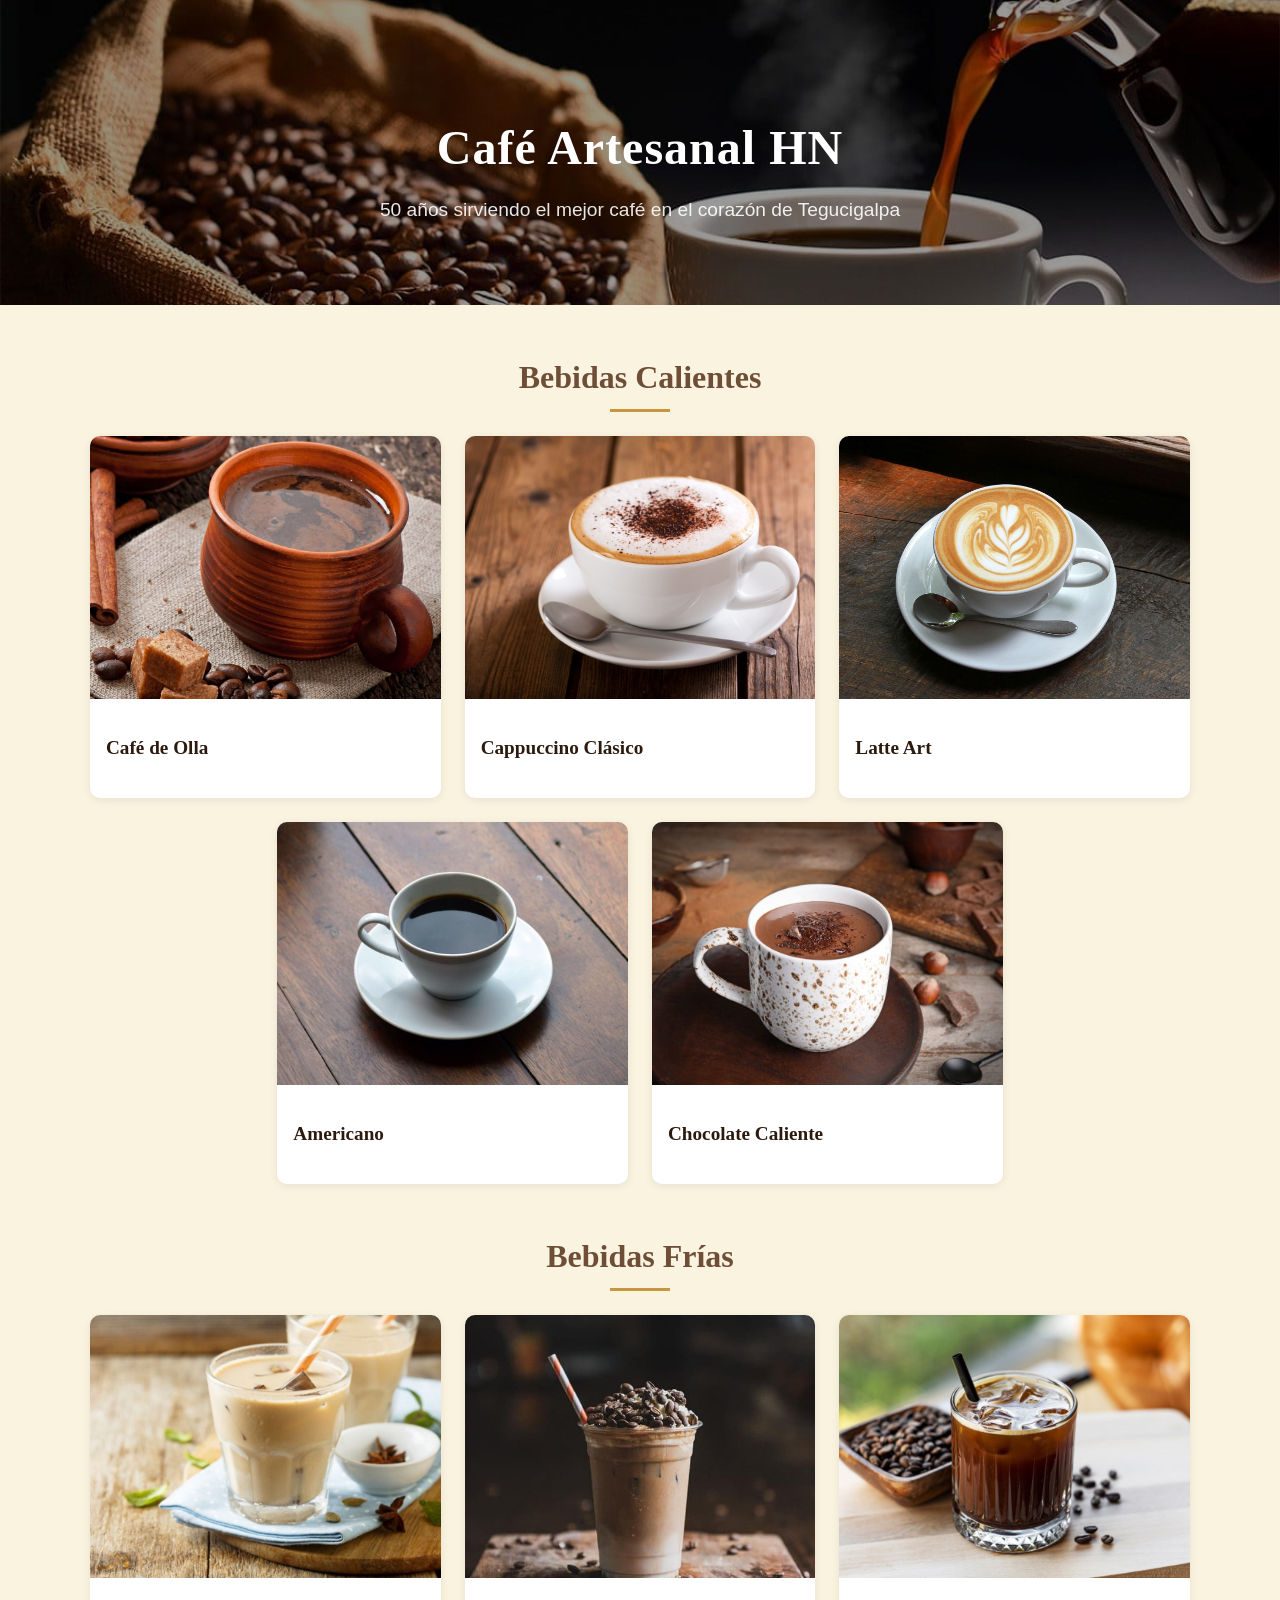
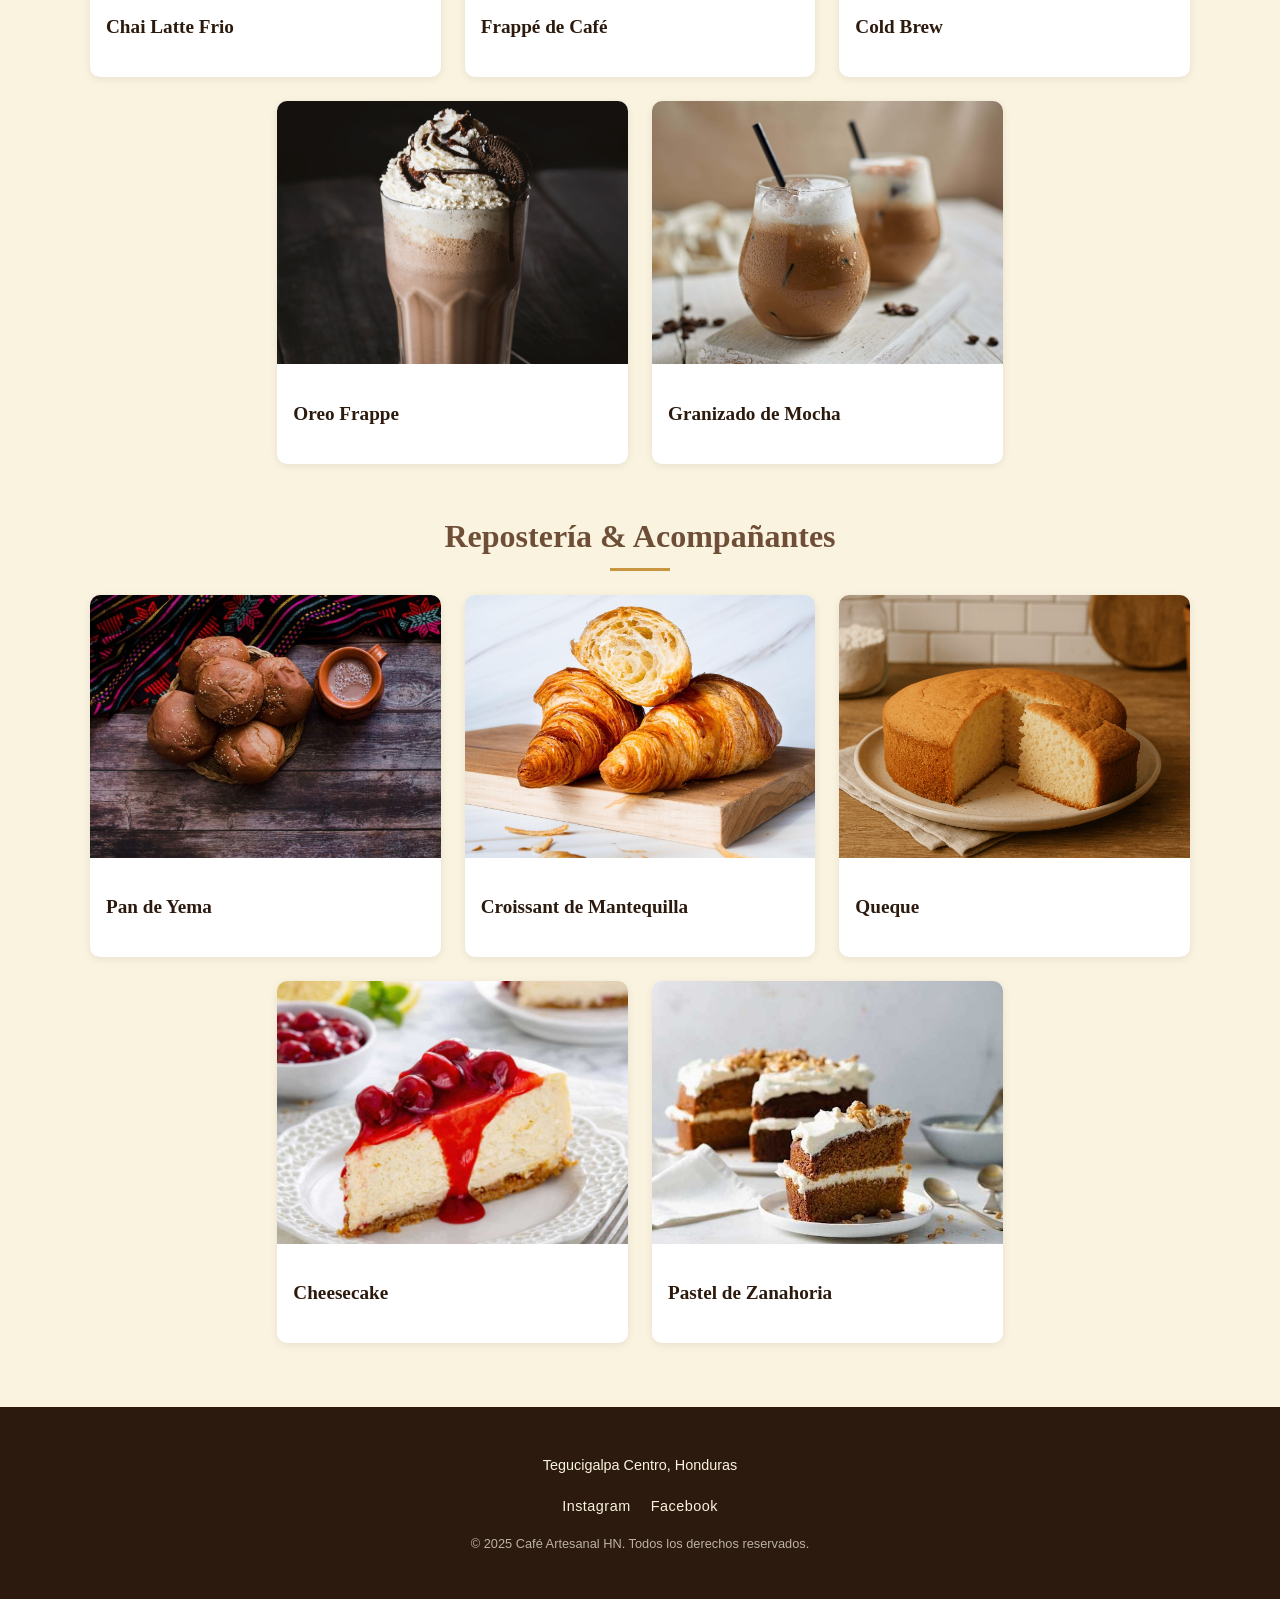
<file: pw2-p1/index.html>
<!DOCTYPE html>
<html lang="es">
<head>
    <meta charset="UTF-8">
    <meta name="viewport" content="width=device-width, initial-scale=1.0">
    <title>Café Artesanal HN</title>
    <link rel="stylesheet" href="styles/estilos.css" />
</head>
<body>

    <header class="hero">
        <div class="hero_bg">
            <picture>
                <source srcset="img/cafecompressed/descafeinado_web.jpg" media="(min-width: 1100px)" />
                <source srcset="img/cafecompressed/descafeinado_web.jpg" media="(min-width: 600px)" />
                <img src="img/cafecompressed/descafeinado_web.jpg" alt="Café Artesanal HN" />
            </picture>
        </div>
        <div class="hero_overlay"></div>
        <div class="hero_content">
            <h1 class="hero_title">Café Artesanal HN</h1>
            <p class="hero_subtitle">50 años sirviendo el mejor café en el corazón de Tegucigalpa</p>
        </div>
    </header>

    <main class="products container">

        <h2 class="section_title">Bebidas Calientes</h2>
        <div class="product_grid">

            <div class="card">
                <img class="card_image" src="../pw2-p1/img/cafecompressed/cafedeolla.jpg" alt="Café de Olla" />
                <div class="card_body">
                    <h3 class="card_name">Café de Olla</h3>
                </div>
            </div>

            <div class="card">
                <img class="card_image" src="../pw2-p1/img/cafecompressed/capuccino_clasico.jpg" alt="Cappuccino Clásico" />
                <div class="card_body">
                    <h3 class="card_name">Cappuccino Clásico</h3>
                </div>
            </div>

            <div class="card">
                <img class="card_image" src="../pw2-p1/img/cafecompressed/latte.jpg" alt="Latte Art" />
                <div class="card_body">
                    <h3 class="card_name">Latte Art</h3>
                </div>
            </div>

            <div class="card">
                <img class="card_image" src="../pw2-p1/img/cafecompressed/americano.jpg" alt="Americano" />
                <div class="card_body">
                    <h3 class="card_name">Americano</h3>
                </div>
            </div>

            <div class="card">
                <img class="card_image" src="../pw2-p1/img/cafecompressed/chocolate_caliente.jpg" alt="Chocolate Caliente" />
                <div class="card_body">
                    <h3 class="card_name">Chocolate Caliente</h3>
                </div>
            </div>

        </div>

        <h2 class="section_title">Bebidas Frías</h2>
        <div class="product_grid">

            <div class="card">
                <img class="card_image" src="../pw2-p1/img/cafecompressed/chai_latte_frio.jpg" alt="Chai Latte Frio" />
                <div class="card_body">
                    <h3 class="card_name">Chai Latte Frio</h3>
                </div>
            </div>

            <div class="card">
                <img class="card_image" src="../pw2-p1/img/cafecompressed/frappe_de_cafe.jpg" alt="Frappé de Café" />
                <div class="card_body">
                    <h3 class="card_name">Frappé de Café</h3>
                </div>
            </div>

            <div class="card">
                <img class="card_image" src="../pw2-p1/img/cafecompressed/cold-brew.jpg" alt="Cold Brew" />
                <div class="card_body">
                    <h3 class="card_name">Cold Brew</h3>
                </div>
            </div>

            <div class="card">
                <img class="card_image" src="../pw2-p1/img/cafecompressed/batido--galletas-oreo.jpg" alt="Oreo Frappe" />
                <div class="card_body">
                    <h3 class="card_name">Oreo Frappe</h3>
                </div>
            </div>

            <div class="card">
                <img class="card_image" src="../pw2-p1/img/cafecompressed/mochagranizado.jpg" alt="Granizado de Mocha" />
                <div class="card_body">
                    <h3 class="card_name">Granizado de Mocha</h3>
                </div>
            </div>

        </div>

        <h2 class="section_title">Repostería &amp; Acompañantes</h2>
        <div class="product_grid">

            <div class="card">
                <img class="card_image" src="../pw2-p1/img/cafecompressed/pan-de-yema.jpg" alt="Pan de Yema" />
                <div class="card_body">
                    <h3 class="card_name">Pan de Yema</h3>
                </div>
            </div>

            <div class="card">
                <img class="card_image" src="../pw2-p1/img/cafecompressed/pecivo-croissant.jpeg" alt="Croissant de Mantequilla" />
                <div class="card_body">
                    <h3 class="card_name">Croissant de Mantequilla</h3>
                </div>
            </div>

            <div class="card">
                <img class="card_image" src="../pw2-p1/img/cafecompressed/Bizcocho-esponjoso.png" alt="Queque" />
                <div class="card_body">
                    <h3 class="card_name">Queque</h3>
                </div>
            </div>

            <div class="card">
                <img class="card_image" src="../pw2-p1/img/cafecompressed/cheesecake.jpg" alt="Cheesecake" />
                <div class="card_body">
                    <h3 class="card_name">Cheesecake</h3>
                </div>
            </div>

            <div class="card">
                <img class="card_image" src="../pw2-p1/img/cafecompressed/carrotcake.jpg" alt="Pastel de Zanahoria" />
                <div class="card_body">
                    <h3 class="card_name">Pastel de Zanahoria</h3>
                </div>
            </div>

        </div>

    </main>

    <footer class="footer">
        <p>Tegucigalpa Centro, Honduras</p>
        <div class="footer_social">
            <span>Instagram</span>
            <span>Facebook</span>
        </div>
        <p class="footer_copyright">&copy; 2025 Café Artesanal HN. Todos los derechos reservados.</p>
    </footer>

</body>
</html>
</file>
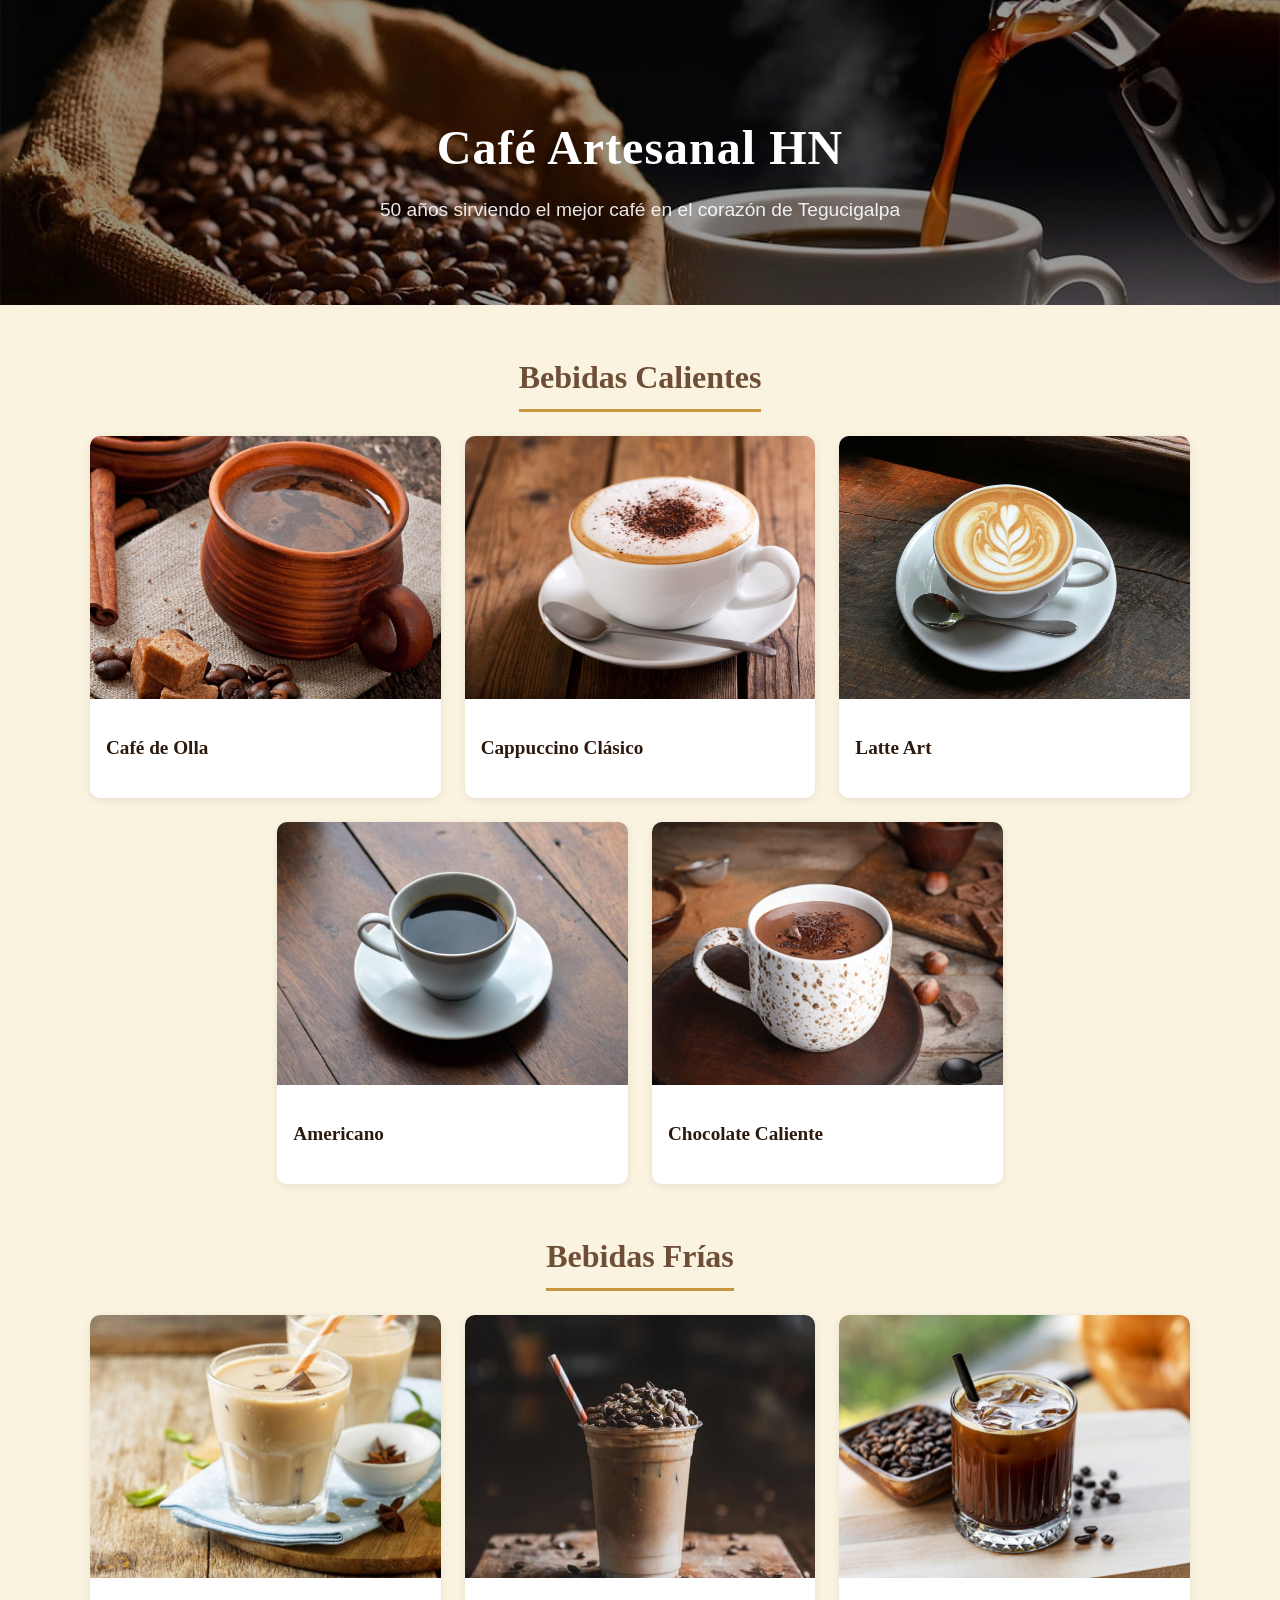
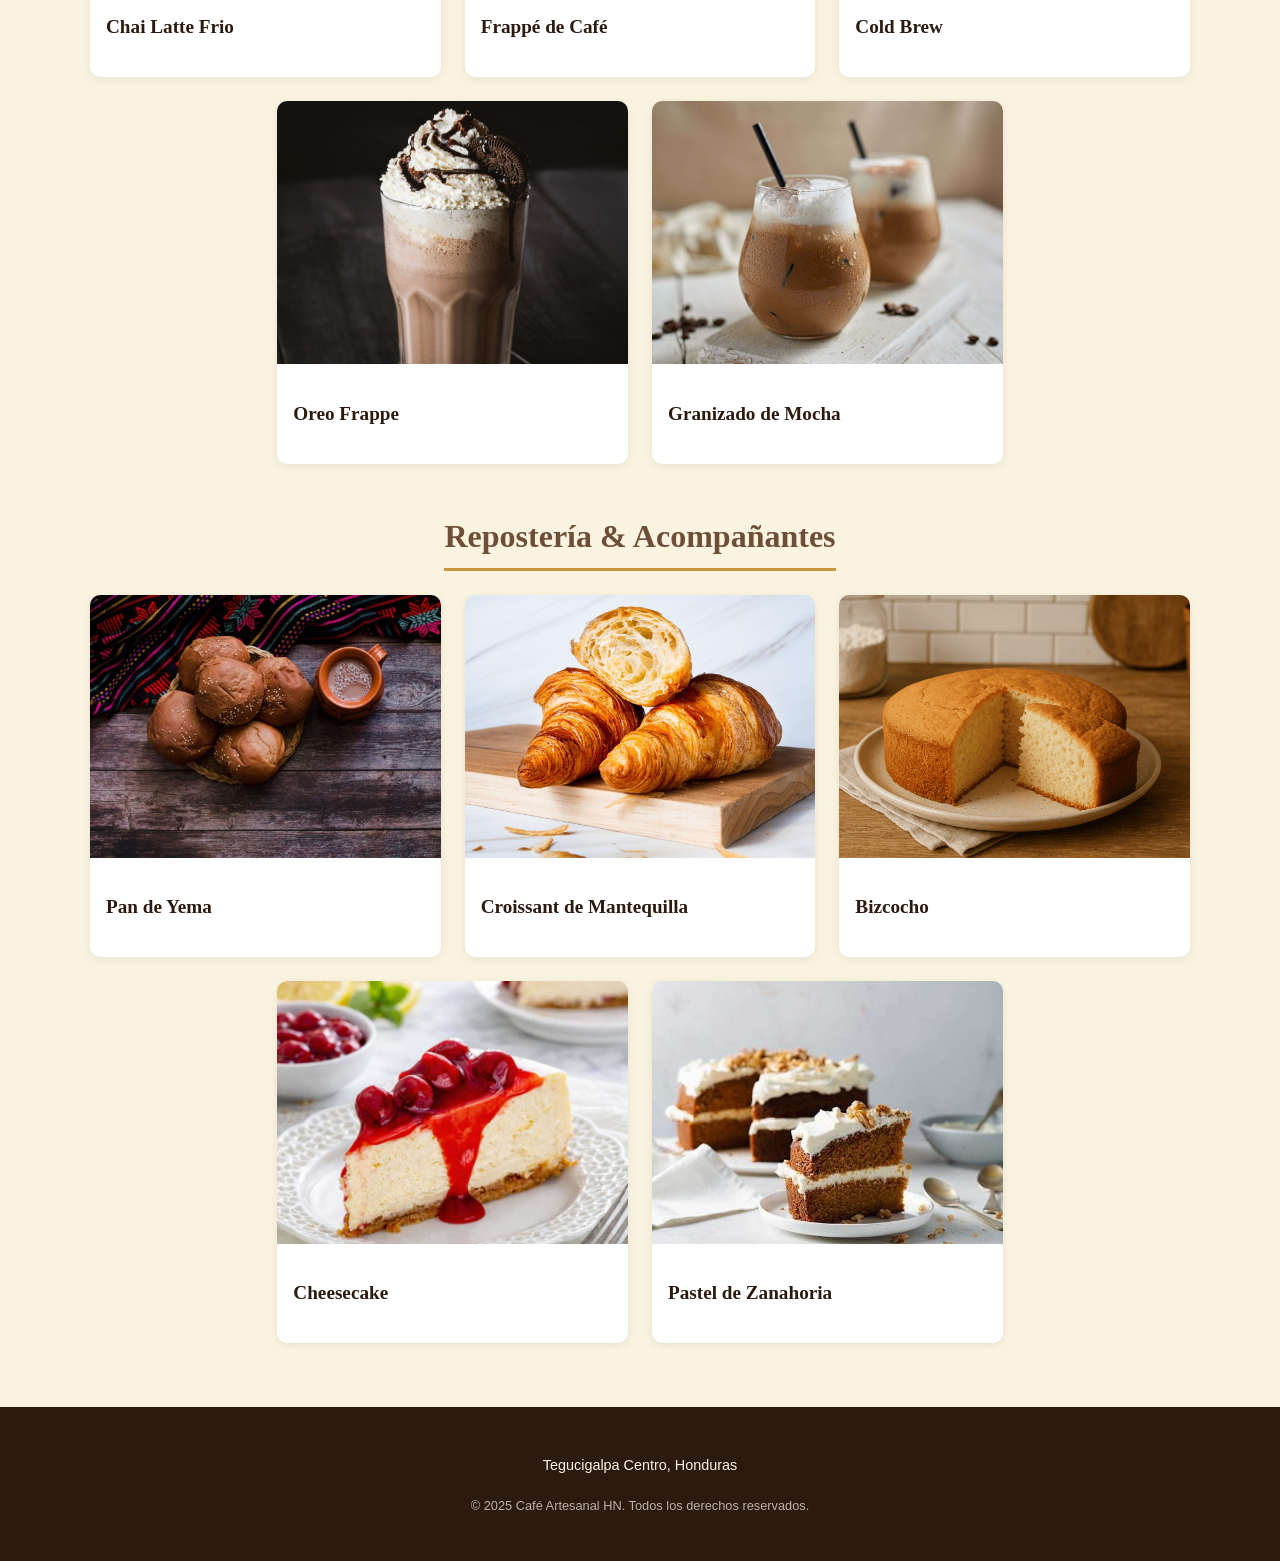
<file: pw2-p1/cafeartesanal_angelcordova/index.html>
<!DOCTYPE html>
<html lang="es">

<head>
    <meta charset="UTF-8">
    <meta name="viewport" content="width=device-width, initial-scale=1.0">
    <title>Café Artesanal HN</title>
    <link rel="stylesheet" href="styles/estilos.css" />
</head>

<body>

    <header class="hero">
        <div class="hero_bg">
            <picture>
                <source srcset="img/cafecompressed/descafeinado_web.jpg" media="(min-width: 1100px)" />
                <source srcset="img/cafecompressed/descafeinado_web.jpg" media="(min-width: 600px)" />
                <img src="img/cafecompressed/descafeinado_web.jpg" alt="Café Artesanal HN" />
            </picture>
        </div>
        <div class="hero_overlay"></div>
        <div class="hero_content">
            <h1 class="hero_title">Café Artesanal HN</h1>
            <p class="hero_subtitle">50 años sirviendo el mejor café en el corazón de Tegucigalpa</p>
        </div>
    </header>

    <main class="products container">

        <h2 class="section_title">Bebidas Calientes</h2>
        <div class="product_grid">

            <div class="card">
                <img class="card_image" src="img/cafecompressed/cafedeolla.jpg" alt="Café de Olla" />
                <div class="card_body">
                    <h3 class="card_name">Café de Olla</h3>
                </div>
            </div>

            <div class="card">
                <img class="card_image" src="img/cafecompressed/capuccino_clasico.jpg"
                    alt="Cappuccino Clásico" />
                <div class="card_body">
                    <h3 class="card_name">Cappuccino Clásico</h3>
                </div>
            </div>

            <div class="card">
                <img class="card_image" src="img/cafecompressed/latte.jpg" alt="Latte Art" />
                <div class="card_body">
                    <h3 class="card_name">Latte Art</h3>
                </div>
            </div>

            <div class="card">
                <img class="card_image" src="img/cafecompressed/americano.jpg" alt="Americano" />
                <div class="card_body">
                    <h3 class="card_name">Americano</h3>
                </div>
            </div>

            <div class="card">
                <img class="card_image" src="img/cafecompressed/chocolate_caliente.jpg"
                    alt="Chocolate Caliente" />
                <div class="card_body">
                    <h3 class="card_name">Chocolate Caliente</h3>
                </div>
            </div>

        </div>

        <h2 class="section_title">Bebidas Frías</h2>
        <div class="product_grid">

            <div class="card">
                <img class="card_image" src="img/cafecompressed/chai_latte_frio.jpg" alt="Chai Latte Frio" />
                <div class="card_body">
                    <h3 class="card_name">Chai Latte Frio</h3>
                </div>
            </div>

            <div class="card">
                <img class="card_image" src="img/cafecompressed/frappe_de_cafe.jpg" alt="Frappé de Café" />
                <div class="card_body">
                    <h3 class="card_name">Frappé de Café</h3>
                </div>
            </div>

            <div class="card">
                <img class="card_image" src="img/cafecompressed/cold-brew.jpg" alt="Cold Brew" />
                <div class="card_body">
                    <h3 class="card_name">Cold Brew</h3>
                </div>
            </div>

            <div class="card">
                <img class="card_image" src="img/cafecompressed/batido--galletas-oreo.jpg"
                    alt="Oreo Frappe" />
                <div class="card_body">
                    <h3 class="card_name">Oreo Frappe</h3>
                </div>
            </div>

            <div class="card">
                <img class="card_image" src="img/cafecompressed/mochagranizado.jpg"
                    alt="Granizado de Mocha" />
                <div class="card_body">
                    <h3 class="card_name">Granizado de Mocha</h3>
                </div>
            </div>

        </div>

        <h2 class="section_title">Repostería &amp; Acompañantes</h2>
        <div class="product_grid">

            <div class="card">
                <img class="card_image" src="img/cafecompressed/pan-de-yema.jpg" alt="Pan de Yema" />
                <div class="card_body">
                    <h3 class="card_name">Pan de Yema</h3>
                </div>
            </div>

            <div class="card">
                <img class="card_image" src="img/cafecompressed/pecivo-croissant.jpeg"
                    alt="Croissant de Mantequilla" />
                <div class="card_body">
                    <h3 class="card_name">Croissant de Mantequilla</h3>
                </div>
            </div>

            <div class="card">
                <img class="card_image" src="img/cafecompressed/Bizcocho-esponjoso.png" alt="Bizcocho" />
                <div class="card_body">
                    <h3 class="card_name">Bizcocho</h3>
                </div>
            </div>

            <div class="card">
                <img class="card_image" src="img/cafecompressed/cheesecake.jpg" alt="Cheesecake" />
                <div class="card_body">
                    <h3 class="card_name">Cheesecake</h3>
                </div>
            </div>

            <div class="card">
                <img class="card_image" src="img/cafecompressed/carrotcake.jpg" alt="Pastel de Zanahoria" />
                <div class="card_body">
                    <h3 class="card_name">Pastel de Zanahoria</h3>
                </div>
            </div>

        </div>

    </main>

    <footer class="footer">
        <p>Tegucigalpa Centro, Honduras</p>
        <p class="footer_copyright">&copy; 2025 Café Artesanal HN. Todos los derechos reservados.</p>
    </footer>

</body>

</html>
</file>
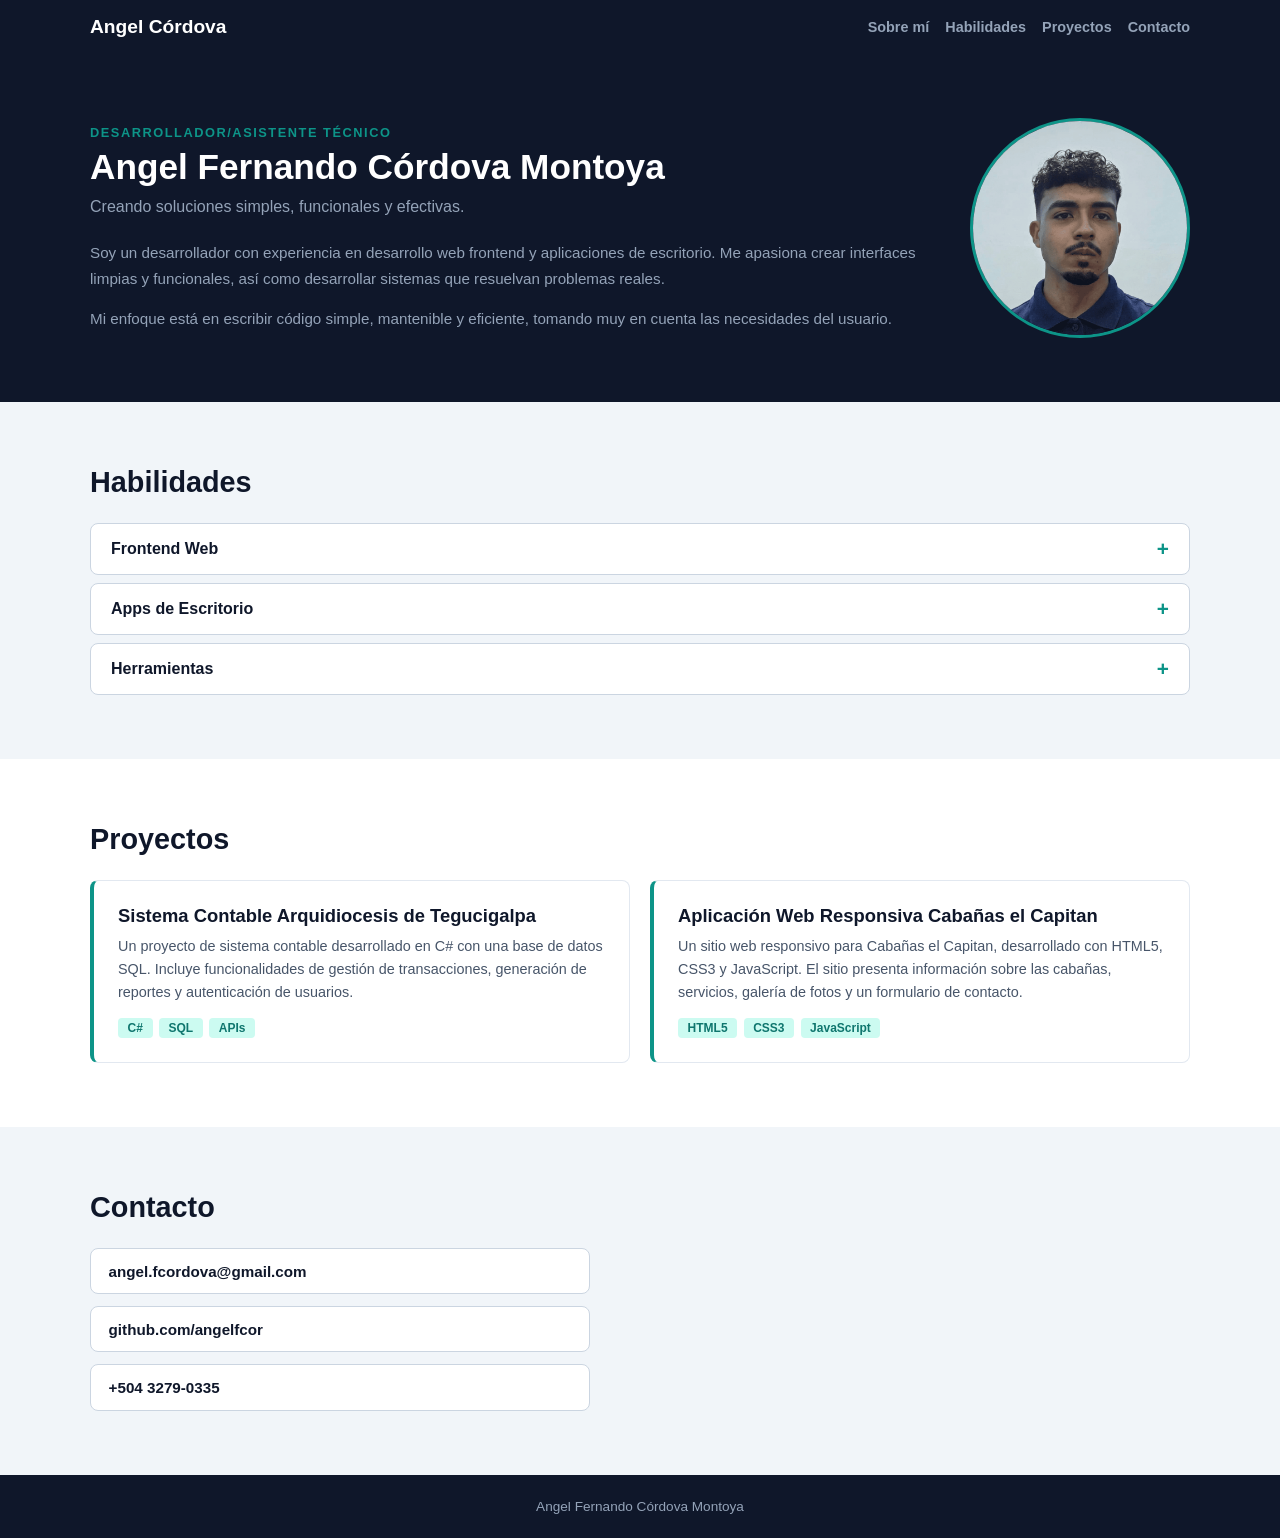
<file: pw2-p1/portfolio.html>
<!doctype html>
<html lang="es">
  <head>
    <meta charset="UTF-8" />
    <meta name="viewport" content="width=device-width, initial-scale=1.0" />
    <title>Mi Portafolio | Angel Córdova</title>
    <meta
      name="description"
      content="Portafolio de proyectos de Angel Córdova, desarrollador."
    />
    <link rel="stylesheet" href="styles/portfolio.css" />
    <script src="javascript/portfolio.js"></script>
  </head>

  <body>
    <header>
      <div class="container header-inner">
        <a href="#hero" class="logo">Angel Córdova</a>
        <nav>
          <a href="#hero">Sobre mí</a>
          <a href="#skills">Habilidades</a>
          <a href="#projects">Proyectos</a>
          <a href="#contact">Contacto</a>
        </nav>
      </div>
    </header>

    <main>
      <section id="hero">
        <div class="container hero-inner">
          <div class="hero-text">
            <p class="kicker">Desarrollador/Asistente Técnico</p>
            <h1>Angel Fernando Córdova Montoya</h1>
            <p class="tagline">
              Creando soluciones simples, funcionales y efectivas.
            </p>
            <div class="hero-bio">
              <p>
                Soy un desarrollador con experiencia en desarrollo web frontend
                y aplicaciones de escritorio. Me apasiona crear interfaces
                limpias y funcionales, así como desarrollar sistemas que
                resuelvan problemas reales.
              </p>
              <p>
                Mi enfoque está en escribir código simple, mantenible y
                eficiente, tomando muy en cuenta las necesidades del usuario.
              </p>
            </div>
          </div>
          <div class="hero-photo">
            <div class="photo-frame">
              <img
                src="img/miFotoCuadrada (1).png"
                alt="Foto de Angel Córdova"
              />
            </div>
          </div>
        </div>
      </section>

      <section id="skills" class="section section-light">
        <div class="container">
          <h2>Habilidades</h2>
          <div class="skill-list">
            <div class="skill-item">
              <button class="skill-btn">Frontend Web</button>
              <div class="skill-content">
                <div class="skill-body">
                  <p>
                    HTML5, CSS3, JavaScript. Maquetación responsive con Flexbox.
                    Experiencia creando interfaces limpias y accesibles.
                  </p>
                </div>
              </div>
            </div>

            <div class="skill-item">
              <button class="skill-btn">Apps de Escritorio</button>
              <div class="skill-content">
                <div class="skill-body">
                  <p>
                    Uso de C# para desarrollar aplicaciones de escritorio con
                    interfaces gráficas. Experiencia en la creación de sistemas
                    contables y de gestión.
                  </p>
                </div>
              </div>
            </div>

            <div class="skill-item">
              <button class="skill-btn">Herramientas</button>
              <div class="skill-content">
                <div class="skill-body">
                  <p>
                    Git, GitHub, VS Code, Visual Studio, SQL Server Management,NGROK.
                  </p>
                </div>
              </div>
            </div>
          </div>
        </div>
      </section>

      <section id="projects" class="section">
        <div class="container">
          <h2>Proyectos</h2>
          <div class="grid">
            <div class="row">
              <div class="col-12 col-m-6">
                <article class="project-card">
                  <h3>Sistema Contable Arquidiocesis de Tegucigalpa</h3>
                  <p>
                    Un proyecto de sistema contable desarrollado en C# con una base
                    de datos SQL. Incluye funcionalidades de gestión de
                    transacciones, generación de reportes y autenticación de
                    usuarios.
                  </p>
                  <div class="pills">
                    <span>C#</span>
                    <span>SQL</span>
                    <span>APIs</span>
                  </div>
                </article>
              </div>
              <div class="col-12 col-m-6">
                <article class="project-card">
                  <h3>Aplicación Web Responsiva Cabañas el Capitan</h3>
                  <p>Un sitio web responsivo para Cabañas el Capitan, desarrollado con HTML5, CSS3 y JavaScript. El sitio presenta información sobre las cabañas, servicios, galería de fotos y un formulario de contacto.</p>
                  <div class="pills">
                    <span>HTML5</span>
                    <span>CSS3</span>
                    <span>JavaScript</span>
                  </div>
                </article>
              </div>
            </div>
          </div>
        </div>
      </section>

      <section id="contact" class="section section-light">
        <div class="container">
          <h2>Contacto</h2>
          <div class="contact-links">
            <a href="mailto:angel.fcordova@gmail.com" class="contact-item"
              >angel.fcordova@gmail.com</a
            >
            <a
              href="https://github.com/angelfcor"
              target="_blank"
              class="contact-item"
              >github.com/angelfcor</a
            >
            <a href="tel:+504 32790335" class="contact-item">+504 3279-0335</a>
          </div>
        </div>
      </section>
    </main>

    <footer>
      <div class="container">
        <p>Angel Fernando Córdova Montoya</p>
      </div>
    </footer>
  </body>
</html>
</file>
<file: pw2-p1/styles/estilos.css>
:root {
    font-size: 16px;
}

* {
    box-sizing: border-box;
}

html {
    height: 100%;
}

body {
    font-family: Arial, Helvetica, sans-serif;
    background-color: #FAF3E0;
    color: #2C1A0E;
    line-height: 1.5;
    margin: 0px;
    min-height: 100%;
}

img {
    max-width: 100%;
    height: auto;
    display: block;
}

.container {
    width: 90%;
    max-width: 1100px;
    margin: 0 auto;
}

.hero {
    position: relative;
    padding: 3rem 1rem;
    text-align: center;
    color: #fff;
    overflow: hidden;
}

.hero_bg {
    position: absolute;
    inset: 0;
    z-index: 0;
}

.hero_bg img {
    width: 100%;
    height: 100%;
    object-fit: cover;
}

.hero_overlay {
    position: absolute;
    inset: 0;
    z-index: 1;
    background-color: rgba(0, 0, 0, 0.4);
}

.hero_content {
    position: relative;
    z-index: 2;
}

.hero_title {
    font-family: Georgia, "Times New Roman", serif;
    font-size: 2rem;
    margin-bottom: 0.75rem;
    letter-spacing: 1px;
}

.hero_subtitle {
    font-size: 1rem;
    font-weight: 300;
    opacity: 0.9;
    max-width: 400px;
    margin: 0 auto;
}

.section_title {
    font-family: Georgia, "Times New Roman", serif;
    font-size: 1.5rem;
    color: #6F4E37;
    text-align: center;
    margin: 2.5rem 0 1.25rem;
    position: relative;
}

.section_title::after {
    content: "";
    display: block;
    width: 60px;
    height: 3px;
    background: #C8963E;
    margin: 0.5rem auto 0;
}

.products {
    padding-bottom: 1rem;
}

.product_grid {
    display: flex;
    flex-wrap: wrap;
    justify-content: center;
    gap: 1rem;
}

.card {
    background: #FFFFFF;
    border-radius: 10px;
    overflow: hidden;
    box-shadow: 0 2px 8px rgba(0, 0, 0, 0.08);
    flex: 0 0 calc(50% - 0.5rem);
    max-width: calc(50% - 0.5rem);
}

.card_image {
    aspect-ratio: 4 / 3;
    width: 100%;
    object-fit: cover;
}

.card_body {
    padding: 0.65rem;
}

.card_name {
    font-family: Georgia, "Times New Roman", serif;
    font-size: 1rem;
    color: #2C1A0E;
    font-weight: 700;
}

.footer {
    background-color: #2C1A0E;
    color: #FAF3E0;
    text-align: center;
    padding: 2rem 1rem;
    margin-top: 3rem;
    font-size: 0.9rem;
    line-height: 1.8;
}

.footer_social {
    margin: 0.75rem 0;
}

.footer_social span {
    display: inline-block;
    margin: 0 0.5rem;
    font-weight: 500;
    letter-spacing: 0.5px;
}

.footer_copyright {
    font-size: 0.8rem;
    opacity: 0.7;
    margin-top: 0.75rem;
}

@media (min-width: 600px) {
    .hero {
        padding: 4rem 2rem;
    }

    .hero_title {
        font-size: 2.5rem;
    }

    .hero_subtitle {
        font-size: 1.1rem;
        max-width: 500px;
    }

    .section_title {
        font-size: 1.75rem;
    }

    .product_grid {
        gap: 1.25rem;
    }

    .card {
        flex: 0 0 calc(50% - 0.625rem);
        max-width: calc(50% - 0.625rem);
    }

    .card_body {
        padding: 0.85rem;
    }

    .card_name {
        font-size: 1.1rem;
    }
}

@media (min-width: 1100px) {
    .hero {
        padding: 5rem 2rem;
    }

    .hero_title {
        font-size: 3rem;
    }

    .hero_subtitle {
        font-size: 1.2rem;
        max-width: 600px;
    }

    .section_title {
        font-size: 2rem;
        margin: 3rem 0 1.5rem;
    }

    .product_grid {
        gap: 1.5rem;
    }

    .card {
        flex: 0 0 calc(33.333% - 1rem);
        max-width: calc(33.333% - 1rem);
    }

    .card_body {
        padding: 1rem;
    }

    .card_name {
        font-size: 1.2rem;
    }
}
</file>
<file: pw2-p1/cafeartesanal_angelcordova/styles/estilos.css>
:root {
    font-size: 16px;
}

* {
    box-sizing: border-box;
}

html {
    height: 100%;
}

body {
    font-family: Arial, Helvetica, sans-serif;
    background-color: #FAF3E0;
    color: #2C1A0E;
    line-height: 1.5;
    margin: 0px;
    min-height: 100%;
}

img {
    max-width: 100%;
    height: auto;
    display: block;
}

.container {
    width: 90%;
    max-width: 1100px;
    margin: 0 auto;
}

.hero {
    position: relative;
    padding: 3rem 1rem;
    text-align: center;
    color: #fff;
    overflow: hidden;
}

.hero_bg {
    position: absolute;
    inset: 0;
    z-index: 0;
}

.hero_bg img {
    width: 100%;
    height: 100%;
    object-fit: cover;
}

.hero_overlay {
    position: absolute;
    inset: 0;
    z-index: 1;
    background-color: rgba(0, 0, 0, 0.4);
}

.hero_content {
    position: relative;
    z-index: 2;
}

.hero_title {
    font-family: Georgia, "Times New Roman", serif;
    font-size: 2rem;
    margin-bottom: 0.75rem;
    letter-spacing: 1px;
}

.hero_subtitle {
    font-size: 1rem;
    font-weight: 300;
    opacity: 0.9;
    max-width: 400px;
    margin: 0 auto;
}

.section_title {
    font-family: Georgia, "Times New Roman", serif;
    font-size: 1.5rem;
    color: #6F4E37;
    text-align: center;
    margin: 2.5rem auto 1.25rem;
    padding-bottom: 0.5rem;
    border-bottom: 3px solid #C8963E;
    width: fit-content;
}

.products {
    padding-bottom: 1rem;
}

.product_grid {
    display: flex;
    flex-wrap: wrap;
    justify-content: center;
    gap: 1rem;
}

.card {
    background: #FFFFFF;
    border-radius: 10px;
    overflow: hidden;
    box-shadow: 0 2px 8px rgba(0, 0, 0, 0.08);
    flex: 0 0 calc(50% - 0.5rem);
    max-width: calc(50% - 0.5rem);
}

.card_image {
    aspect-ratio: 4 / 3;
    width: 100%;
    object-fit: cover;
}

.card_body {
    padding: 0.65rem;
}

.card_name {
    font-family: Georgia, "Times New Roman", serif;
    font-size: 1rem;
    color: #2C1A0E;
    font-weight: 700;
}

.footer {
    background-color: #2C1A0E;
    color: #FAF3E0;
    text-align: center;
    padding: 2rem 1rem;
    margin-top: 3rem;
    font-size: 0.9rem;
    line-height: 1.8;
}

.footer_social {
    margin: 0.75rem 0;
}

.footer_social span {
    display: inline-block;
    margin: 0 0.5rem;
    font-weight: 500;
    letter-spacing: 0.5px;
}

.footer_copyright {
    font-size: 0.8rem;
    opacity: 0.7;
    margin-top: 0.75rem;
}

@media (min-width: 600px) {
    .hero {
        padding: 4rem 2rem;
    }

    .hero_title {
        font-size: 2.5rem;
    }

    .hero_subtitle {
        font-size: 1.1rem;
        max-width: 500px;
    }

    .section_title {
        font-size: 1.75rem;
    }

    .product_grid {
        gap: 1.25rem;
    }

    .card {
        flex: 0 0 calc(50% - 0.625rem);
        max-width: calc(50% - 0.625rem);
    }

    .card_body {
        padding: 0.85rem;
    }

    .card_name {
        font-size: 1.1rem;
    }
}

@media (min-width: 1100px) {
    .hero {
        padding: 5rem 2rem;
    }

    .hero_title {
        font-size: 3rem;
    }

    .hero_subtitle {
        font-size: 1.2rem;
        max-width: 600px;
    }

    .section_title {
        font-size: 2rem;
        margin: 3rem auto 1.5rem;
    }

    .product_grid {
        gap: 1.5rem;
    }

    .card {
        flex: 0 0 calc(33.333% - 1rem);
        max-width: calc(33.333% - 1rem);
    }

    .card_body {
        padding: 1rem;
    }

    .card_name {
        font-size: 1.2rem;
    }
}
</file>
<file: pw2-p1/styles/portfolio.css>
* {
    box-sizing: border-box;
}

html {
    scroll-behavior: smooth;
    height: 100%;
}

body {
    display: flex;
    flex-direction: column;
    min-height: 100%;
    margin: 0;
    padding: 0;
    font-family: Arial, Helvetica, sans-serif;
    background-color: #ffffff;
    color: #0f172a;
}

main {
    flex: 1;
}

.container {
    max-width: 1100px;
    width: calc(100% - 2rem);
    margin: 0 auto;
}

header {
    background-color: #0f172a;
    color: #ffffff;
    padding: 1rem 0;
}

.header-inner {
    display: flex;
    align-items: center;
    justify-content: space-between;
    flex-wrap: wrap;
    gap: 0.75rem;
}

.logo {
    font-size: 1.2rem;
    font-weight: 700;
    color: #ffffff;
    text-decoration: none;
}

nav {
    display: flex;
    flex-wrap: wrap;
    gap: 0.5rem 1rem;
}

nav a {
    color: #94a3b8;
    text-decoration: none;
    font-size: 0.9rem;
    font-weight: 600;
}

.section {
    padding: 4rem 0;
}

.section-light {
    background-color: #f1f5f9;
}

.section h2 {
    font-size: 1.8rem;
    margin: 0 0 1.5rem;
    color: #0f172a;
}

.section-light h2 {
    color: #0f172a;
}

#hero {
    background-color: #0f172a;
    color: #ffffff;
    padding: 4rem 0;
}

.hero-inner {
    display: flex;
    align-items: center;
    gap: 2rem;
}

@media (max-width: 767px) {
    .hero-inner {
        flex-direction: column-reverse;
        text-align: center;
    }
}

@media (min-width: 768px) {
    .hero-inner {
        flex-direction: row;
    }

    .hero-text {
        flex: 1;
    }

    .hero-photo {
        flex-shrink: 0;
    }
}

.photo-frame {
    width: 160px;
    height: 160px;
    border-radius: 50%;
    border: 3px solid #0d9488;
    overflow: hidden;
    display: flex;
    align-items: center;
    justify-content: center;
    background-color: #1e293b;
}

@media (min-width: 768px) {
    .photo-frame {
        width: 220px;
        height: 220px;
    }
}

.photo-frame img {
    width: 100%;
    height: 100%;
    object-fit: cover;
}

#hero .kicker {
    margin: 0 0 0.5rem;
    color: #0d9488;
    text-transform: uppercase;
    letter-spacing: 0.12em;
    font-size: 0.8rem;
    font-weight: 800;
}

#hero h1 {
    font-size: 2.2rem;
    margin: 0 0 0.75rem;
    color: #ffffff;
    line-height: 1.1;
}

.tagline {
    margin: 0 0 1.5rem;
    color: #94a3b8;
    font-size: 1rem;
}

.hero-bio p {
    color: #94a3b8;
    font-size: 0.95rem;
    line-height: 1.7;
    margin: 0 0 0.85rem;
}

.hero-bio p:last-child {
    margin-bottom: 0;
}

.skill-list {
    display: flex;
    flex-direction: column;
    gap: 0.5rem;
}

.skill-item {
    border: 1px solid #cbd5e1;
    border-radius: 8px;
    overflow: hidden;
    background-color: #ffffff;
}

.skill-btn {
    display: block;
    width: 100%;
    text-align: left;
    padding: 1rem 1.25rem;
    background: none;
    border: none;
    font-family: inherit;
    font-size: 1rem;
    font-weight: 700;
    color: #0f172a;
    cursor: pointer;
    position: relative;
}

.skill-btn::after {
    content: "+";
    position: absolute;
    right: 1.25rem;
    top: 50%;
    transform: translateY(-50%);
    font-size: 1.3rem;
    color: #0d9488;
    line-height: 1;
}

.skill-btn.active::after {
    content: "\2212";
}

.skill-content {
    overflow: hidden;
    max-height: 0;
    transition: max-height 0.35s ease;
}

.skill-body {
    padding: 0 1.25rem 1rem;
}

.skill-body p {
    margin: 0;
    color: #475569;
    font-size: 0.93rem;
    line-height: 1.65;
}

.grid {
    display: flex;
    flex-direction: column;
}

.grid .row {
    display: flex;
    flex-wrap: wrap;
    margin: -0.625rem;
}

.grid .row > [class*="col-"] {
    padding: 0.625rem;
    display: flex;
}



.col-1  { flex-basis: calc(100% / 12 * 1); }
.col-2  { flex-basis: calc(100% / 12 * 2); }
.col-3  { flex-basis: calc(100% / 12 * 3); }
.col-4  { flex-basis: calc(100% / 12 * 4); }
.col-5  { flex-basis: calc(100% / 12 * 5); }
.col-6  { flex-basis: calc(100% / 12 * 6); }
.col-7  { flex-basis: calc(100% / 12 * 7); }
.col-8  { flex-basis: calc(100% / 12 * 8); }
.col-9  { flex-basis: calc(100% / 12 * 9); }
.col-10 { flex-basis: calc(100% / 12 * 10); }
.col-11 { flex-basis: calc(100% / 12 * 11); }
.col-12 { flex-basis: calc(100% / 12 * 12); }

@media (min-width: 720px) {
    .col-m-1  { flex-basis: calc(100% / 12 * 1); }
    .col-m-2  { flex-basis: calc(100% / 12 * 2); }
    .col-m-3  { flex-basis: calc(100% / 12 * 3); }
    .col-m-4  { flex-basis: calc(100% / 12 * 4); }
    .col-m-5  { flex-basis: calc(100% / 12 * 5); }
    .col-m-6  { flex-basis: calc(100% / 12 * 6); }
    .col-m-7  { flex-basis: calc(100% / 12 * 7); }
    .col-m-8  { flex-basis: calc(100% / 12 * 8); }
    .col-m-9  { flex-basis: calc(100% / 12 * 9); }
    .col-m-10 { flex-basis: calc(100% / 12 * 10); }
    .col-m-11 { flex-basis: calc(100% / 12 * 11); }
    .col-m-12 { flex-basis: calc(100% / 12 * 12); }
}

@media (min-width: 1025px) {
    .col-l-1  { flex-basis: calc(100% / 12 * 1); }
    .col-l-2  { flex-basis: calc(100% / 12 * 2); }
    .col-l-3  { flex-basis: calc(100% / 12 * 3); }
    .col-l-4  { flex-basis: calc(100% / 12 * 4); }
    .col-l-5  { flex-basis: calc(100% / 12 * 5); }
    .col-l-6  { flex-basis: calc(100% / 12 * 6); }
    .col-l-7  { flex-basis: calc(100% / 12 * 7); }
    .col-l-8  { flex-basis: calc(100% / 12 * 8); }
    .col-l-9  { flex-basis: calc(100% / 12 * 9); }
    .col-l-10 { flex-basis: calc(100% / 12 * 10); }
    .col-l-11 { flex-basis: calc(100% / 12 * 11); }
    .col-l-12 { flex-basis: calc(100% / 12 * 12); }
}

.p-3 { padding: 1rem; }
.my-2 { margin-top: 0.5rem; margin-bottom: 0.5rem; }

.project-card {
    background-color: #ffffff;
    border: 1px solid #e2e8f0;
    border-radius: 8px;
    padding: 1.5rem;
    border-left: 4px solid #0d9488;
}

.project-card h3 {
    font-size: 1.15rem;
    margin: 0 0 0.5rem;
    color: #0f172a;
}

.project-card p {
    margin: 0 0 0.85rem;
    color: #475569;
    font-size: 0.9rem;
    line-height: 1.6;
}

.pills {
    display: flex;
    flex-wrap: wrap;
    gap: 0.4rem;
}

.pills span {
    display: inline-block;
    padding: 0.2rem 0.6rem;
    background-color: #ccfbf1;
    color: #0f766e;
    font-size: 0.75rem;
    font-weight: 700;
    border-radius: 4px;
}

.contact-links {
    display: flex;
    flex-direction: column;
    gap: 0.75rem;
    max-width: 500px;
}

.contact-item {
    display: block;
    padding: 0.85rem 1.1rem;
    background-color: #ffffff;
    border: 1px solid #cbd5e1;
    border-radius: 8px;
    text-decoration: none;
    color: #0f172a;
    font-weight: 600;
    font-size: 0.95rem;
}

footer {
    background-color: #0f172a;
    color: #94a3b8;
    text-align: center;
    padding: 1.5rem 0;
    font-size: 0.85rem;
}

footer p {
    margin: 0;
}
</file>
